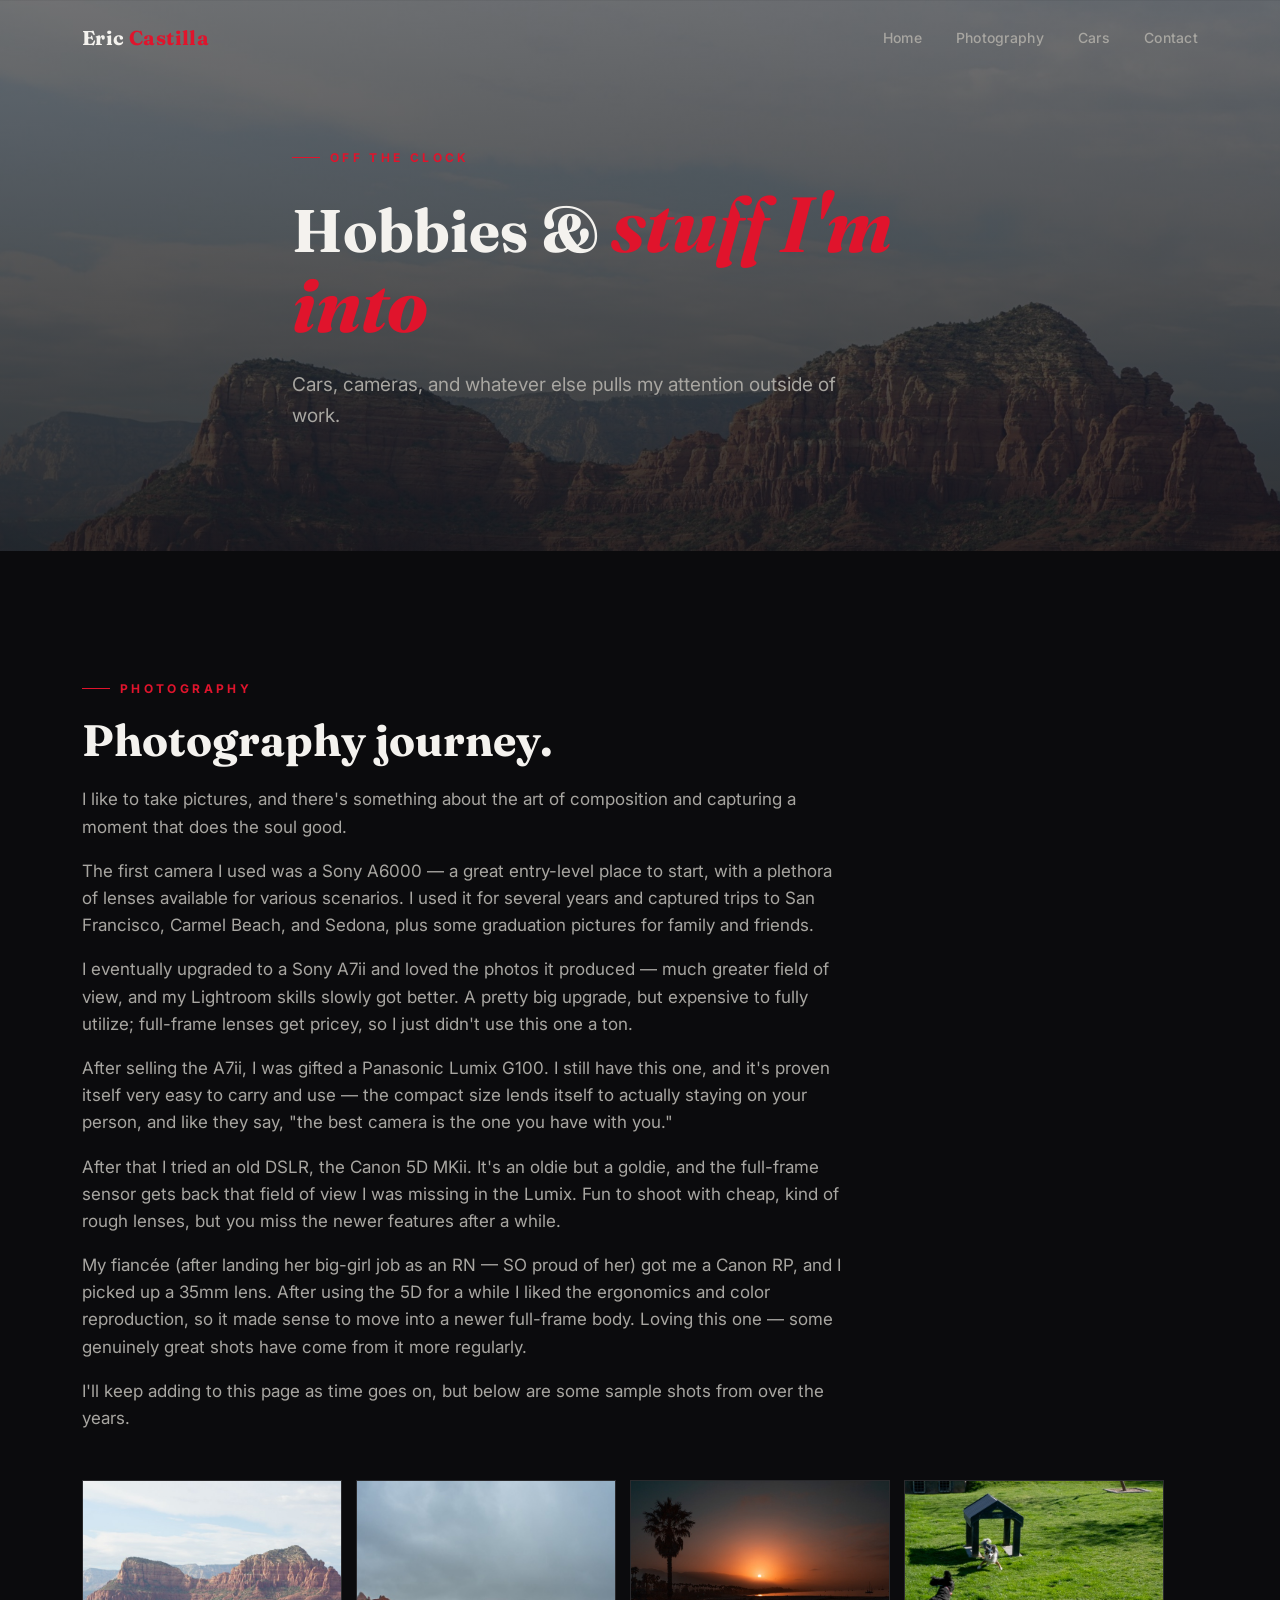
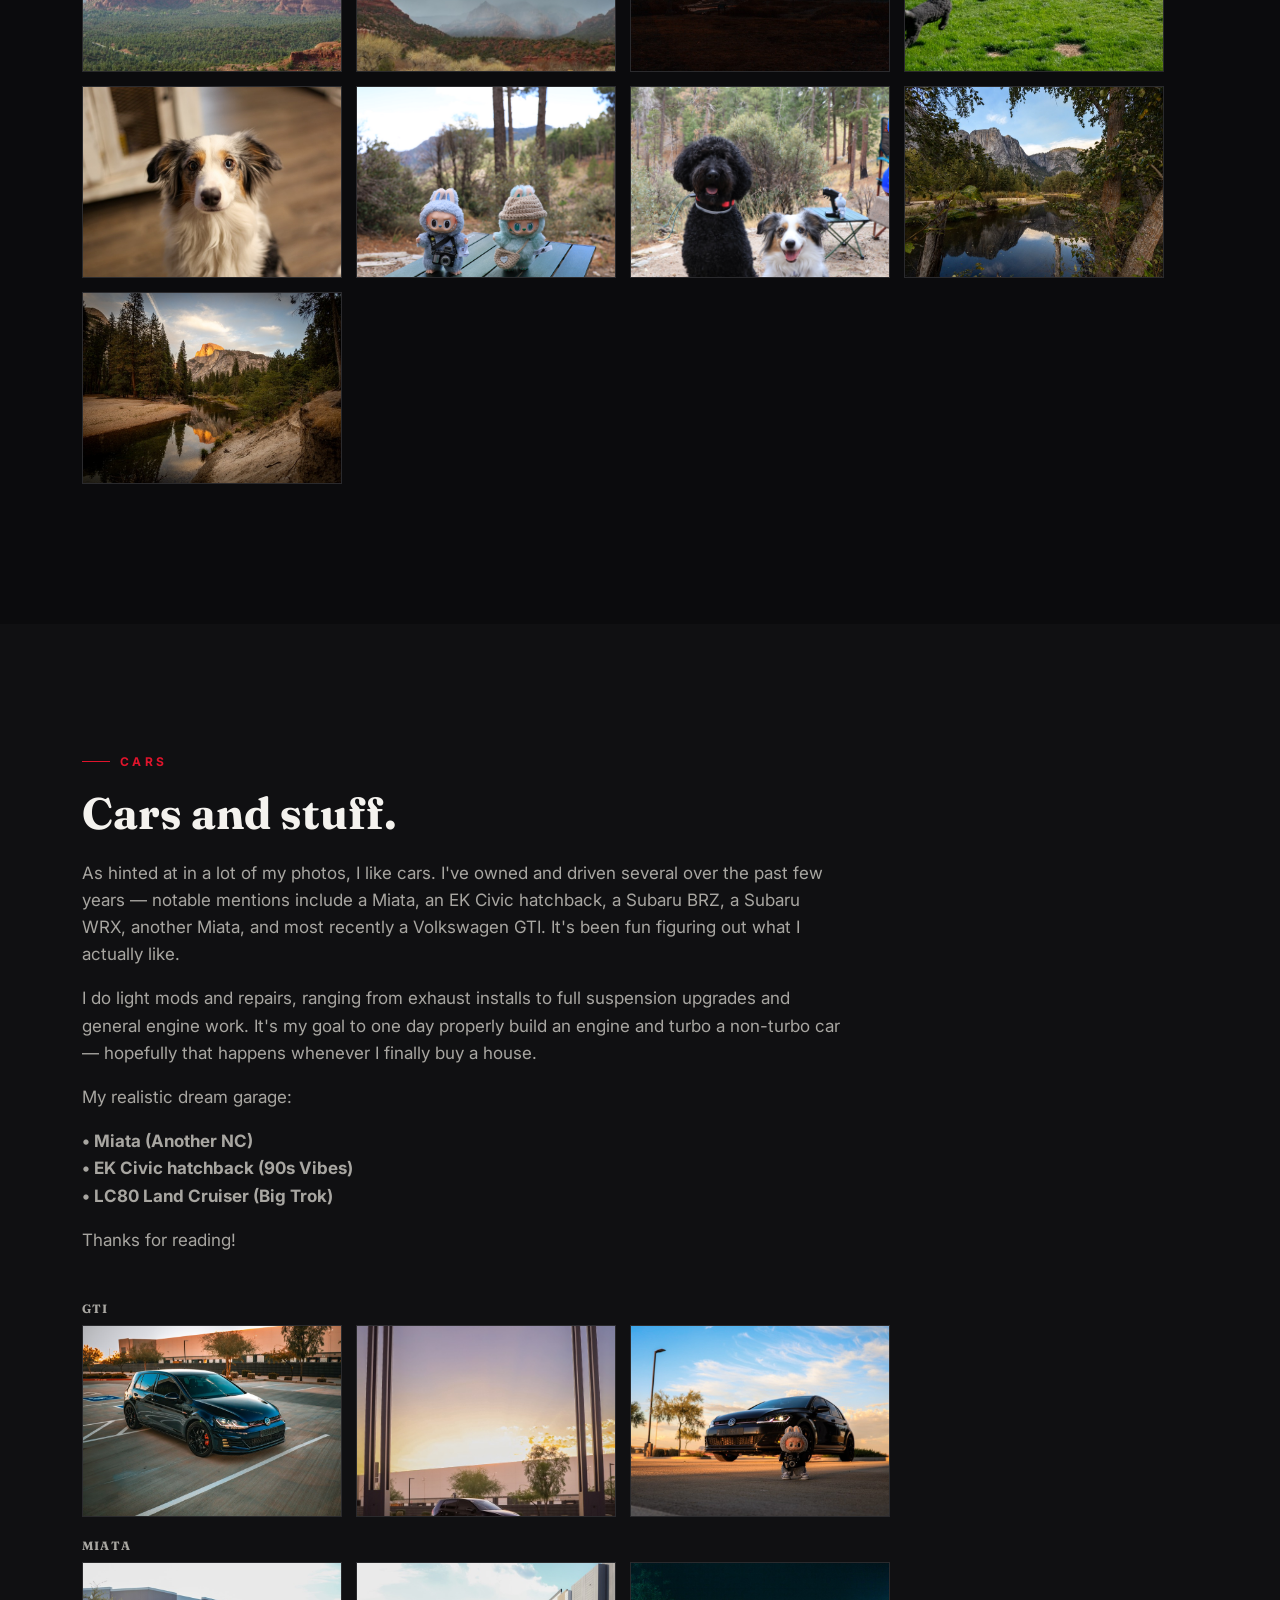
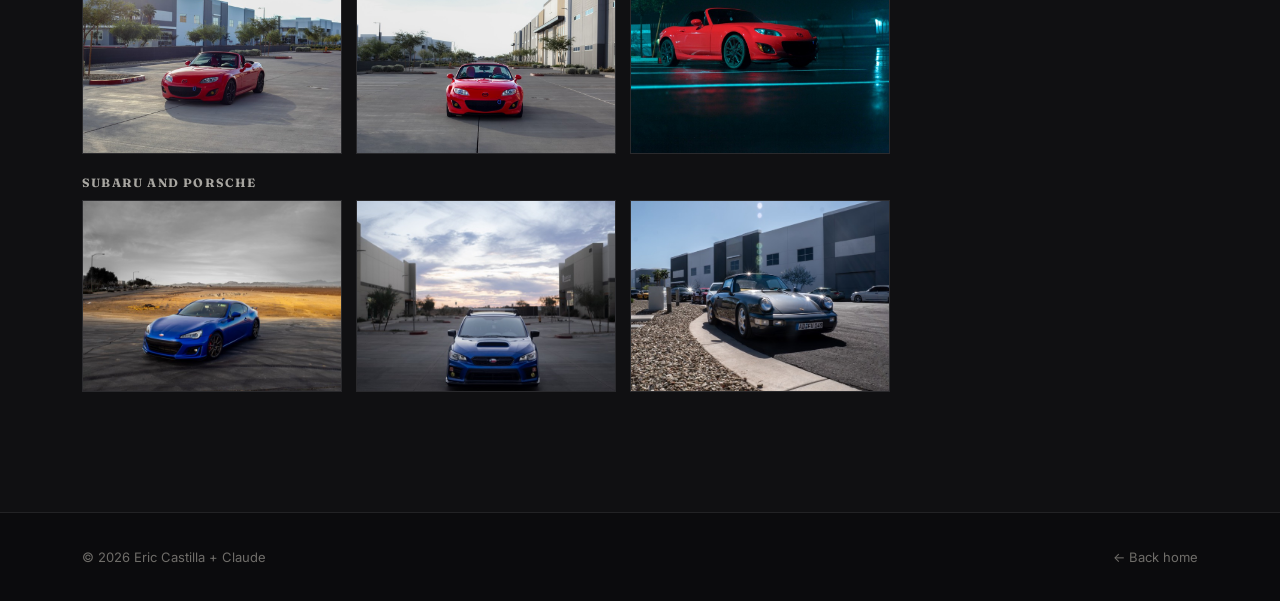
<file: hobbies.html>
<!DOCTYPE html>
<html lang="en">
<head>
<meta charset="UTF-8">
<meta name="viewport" content="width=device-width, initial-scale=1.0">
<title>Hobbies — Eric Castilla</title>
<meta name="description" content="Cars, photography, and everything else Eric Castilla is into outside of work.">
<link rel="stylesheet" href="style.css">
</head>
<body>

<header class="site-nav scrolled">
  <div class="wrap nav-inner">
    <a href="index.html" class="brand">Eric <span>Castilla</span></a>
    <nav class="links">
      <a href="index.html">Home</a>
      <a href="#photography">Photography</a>
      <a href="#cars">Cars</a>
      <a href="index.html#contact">Contact</a>
    </nav>
    <button class="nav-toggle" aria-label="Toggle menu">
      <span></span><span></span><span></span>
    </button>
  </div>
</header>

<section class="hero has-bg" style="min-height:52vh;padding-top:140px;--bg-img:url('images/hobby_pics/sedona-1-web.jpg')">
  <div class="wrap hero-inner reveal in-view">
    <div class="eyebrow">Off the Clock</div>
    <h1 style="font-size:clamp(34px,5vw,60px)">Hobbies &amp; <span class="drop">stuff I'm into</span></h1>
    <p class="sub">Cars, cameras, and whatever else pulls my attention outside of work.</p>
  </div>
</section>

<!-- ============================== PHOTOGRAPHY ============================== -->
<section id="photography" class="section-pad">
  <div class="wrap">
    <div class="eyebrow reveal">Photography</div>
    <h2 class="section-title reveal">Photography journey.</h2>
    <div class="lede reveal" style="max-width:760px">
      <p>I like to take pictures, and there's something about the art of composition and capturing a moment that does the soul good.</p>
      <p>The first camera I used was a Sony A6000 — a great entry-level place to start, with a plethora of lenses available for various scenarios. I used it for several years and captured trips to San Francisco, Carmel Beach, and Sedona, plus some graduation pictures for family and friends.</p>
      <p>I eventually upgraded to a Sony A7ii and loved the photos it produced — much greater field of view, and my Lightroom skills slowly got better. A pretty big upgrade, but expensive to fully utilize; full-frame lenses get pricey, so I just didn't use this one a ton.</p>
      <p>After selling the A7ii, I was gifted a Panasonic Lumix G100. I still have this one, and it's proven itself very easy to carry and use — the compact size lends itself to actually staying on your person, and like they say, "the best camera is the one you have with you."</p>
      <p>After that I tried an old DSLR, the Canon 5D MKii. It's an oldie but a goldie, and the full-frame sensor gets back that field of view I was missing in the Lumix. Fun to shoot with cheap, kind of rough lenses, but you miss the newer features after a while.</p>
      <p>My fiancée (after landing her big-girl job as an RN — SO proud of her) got me a Canon RP, and I picked up a 35mm lens. After using the 5D for a while I liked the ergonomics and color reproduction, so it made sense to move into a newer full-frame body. Loving this one — some genuinely great shots have come from it more regularly.</p>
      <p>I'll keep adding to this page as time goes on, but below are some sample shots from over the years.</p>
    </div>

    <div class="thumb-gallery reveal">
      <a href="images/hobby_pics/sedona-1.jpg" target="_blank" rel="noopener">
        <img src="images/hobby_pics/sedona-1-thumb.jpg" alt="Red rock landscape, Sedona AZ" loading="lazy" decoding="async">
        <span class="thumb-caption">Sedona, AZ - Red Rocks &middot; Sony A6000, 50mm, F4.0, ISO100</span>
      </a>
      <a href="images/_ABC6586.jpg" target="_blank" rel="noopener">
        <img src="images/hobby_pics/_ABC6586-thumb.jpg" alt="Foggy red rock landscape, Sedona AZ" loading="lazy" decoding="async">
        <span class="thumb-caption">Sedona, AZ - Foggy Morning &middot; Sony A6000</span>
      </a>
      <a href="images/hobby_pics/IMG_0867-2.jpg" target="_blank" rel="noopener">
        <img src="images/hobby_pics/IMG_0867-2-thumb.jpg" alt="Sunset over the coast with a palm tree silhouette" loading="lazy" decoding="async">
        <span class="thumb-caption">Santa Barbara, CA - Dreamy Sunset &middot; Canon RP, 35mm, F16.0, ISO200</span>
      </a>
      <a href="images/hobby_pics/dog-park.jpg" target="_blank" rel="noopener">
        <img src="images/hobby_pics/dog-park-thumb.jpg" alt="Two dogs running at a park" loading="lazy" decoding="async">
        <span class="thumb-caption">Dog park - Sunday Funday &middot; Panasonic Lumix G100, 32mm, F10.0, ISO200</span>
      </a>
      <a href="images/hobby_pics/IMG_0014.jpg" target="_blank" rel="noopener">
        <img src="images/hobby_pics/IMG_0014-thumb.jpg" alt="Portrait of a dog named Loki" loading="lazy" decoding="async">
        <span class="thumb-caption">Dog - Loki Serious Face &middot; Panasonic Lumix G100</span>
      </a>
      <a href="images/IMG_0189.JPG" target="_blank" rel="noopener">
        <img src="images/IMG_0189.JPG" alt="Labubu figures" loading="lazy" decoding="async">
        <span class="thumb-caption">Toy Pic - Labubus &middot; Canon RP, 35mm, F8.0, ISO100</span>
      </a>
      <a href="images/IMG_0205.JPG" target="_blank" rel="noopener">
        <img src="images/IMG_0205.JPG" alt="Dogs" loading="lazy" decoding="async">
        <span class="thumb-caption">Dogs - Loki and Maya &middot; Canon RP, 35mm, F11.0, ISO800</span>
      </a>
      <a href="images/hobby_pics/IMG_1075.jpg" target="_blank" rel="noopener">
        <img src="images/hobby_pics/IMG_1075-thumb.jpg" alt="Yosemite, Random Mountain Reflection" loading="lazy" decoding="async">
        <span class="thumb-caption">Yosemite, CA - Mountain River Reflection &middot; Canon RP, 16mm, F5.6, ISO320</span>
      </a>
      <a href="images/hobby_pics/IMG_1100.jpg" target="_blank" rel="noopener">
        <img src="images/hobby_pics/IMG_1100-thumb.jpg" alt="Yosemite, Half Dome" loading="lazy" decoding="async">
        <span class="thumb-caption">Yosemite, CA - Half Dome at Sunset &middot; Canon RP, 16mm, F4.0, ISO400</span>
      </a>
      <!-- Add more shots: drop the file in images/hobby_pics/, generate a small
           copy for `src` (see images/README.md), then copy one of the <a>
           blocks above and update href/src/alt/caption. -->
    </div>
  </div>
</section>

<!-- ============================== CARS ============================== -->
<section id="cars" class="section-pad has-bg" style="--bg-img:url('images/hobby_pics/brz-1-web.jpg')">
  <div class="wrap">
    <div class="eyebrow reveal">Cars</div>
    <h2 class="section-title reveal">Cars and stuff.</h2>
    <div class="lede reveal" style="max-width:760px">
      <p>As hinted at in a lot of my photos, I like cars. I've owned and driven several over the past few years — notable mentions include a Miata, an EK Civic hatchback, a Subaru BRZ, a Subaru WRX, another Miata, and most recently a Volkswagen GTI. It's been fun figuring out what I actually like.</p>
      <p>I do light mods and repairs, ranging from exhaust installs to full suspension upgrades and general engine work. It's my goal to one day properly build an engine and turbo a non-turbo car — hopefully that happens whenever I finally buy a house.</p>
      <p>My realistic dream garage:</p>
      <p><strong>
        &bull; Miata (Another NC)<br>
        &bull; EK Civic hatchback (90s Vibes)<br>
        &bull; LC80 Land Cruiser (Big Trok)<br>
      </strong></p>
      <p>Thanks for reading!</p>
    </div>
    
    <div class="gallery-group reveal">
      <h4 class="gallery-group-label">GTI</h4>
      <div class="thumb-gallery">
        <a href="images/IMG_0355.jpg" target="_blank" rel="noopener">
          <img src="images/IMG_0355-thumb.jpg" alt="Volkswagen GTI, front three-quarter view at dusk" loading="lazy" decoding="async">
          <span class="thumb-caption">GTI &middot; Canon RP, 35mm, F5.0, ISO1000</span>
        </a>
        <a href="images/IMG_0351.jpg" target="_blank" rel="noopener">
          <img src="images/IMG_0351-thumb.jpg" alt="Volkswagen GTI framed between two pillars at sunset" loading="lazy" decoding="async">
          <span class="thumb-caption">GTI &middot; Canon RP, 35mm, F5.6, ISO200</span>
        </a>
        <a href="images/IMG_0345.jpg" target="_blank" rel="noopener">
          <img src="images/IMG_0345-thumb.jpg" alt="Volkswagen GTI at golden hour with a Labubu figure in front" loading="lazy" decoding="async">
          <span class="thumb-caption">GTI &middot; Canon RP, 35mm, F10.0, ISO640</span>
        </a>
      </div>
    </div>

    <div class="gallery-group reveal">
      <h4 class="gallery-group-label">Miata</h4>
      <div class="thumb-gallery">
        <a href="images/hobby_pics/miata-pic-1.jpg" target="_blank" rel="noopener">
          <img src="images/hobby_pics/miata-pic-1-thumb.jpg" alt="Red Mazda Miata, top down" loading="lazy" decoding="async">
          <span class="thumb-caption">Miata &middot; Canon 5D MKii, 50mm, F5.0, ISO160</span>
        </a>
        <a href="images/hobby_pics/miata-pic-2.jpg" target="_blank" rel="noopener">
          <img src="images/hobby_pics/miata-pic-2-thumb.jpg" alt="Red Mazda Miata, straight-on front view" loading="lazy" decoding="async">
          <span class="thumb-caption">Miata &middot; Canon 5D MKii, 50mm, F5.0, ISO160</span>
        </a>
        <a href="images/hobby_pics/IMG_0169.jpg" target="_blank" rel="noopener">
          <img src="images/hobby_pics/IMG_0169-thumb.jpg" alt="Red Mazda Miata at night on wet pavement" loading="lazy" decoding="async">
          <span class="thumb-caption">Miata &middot; night shot</span>
        </a>
      </div>
    </div>

    <div class="gallery-group reveal">
      <h4 class="gallery-group-label">Subaru and Porsche</h4>
      <div class="thumb-gallery">
        <a href="images/hobby_pics/brz-1.jpg" target="_blank" rel="noopener">
          <img src="images/hobby_pics/brz-1-thumb.jpg" alt="Subaru BRZ" loading="lazy" decoding="async">
          <span class="thumb-caption">Subaru BRZ &middot; Sony A7ii, ISO250</span>
        </a>
        <a href="images/_SON7631.jpg" target="_blank" rel="noopener">
          <img src="images/hobby_pics/_SON7631-thumb.jpg" alt="Subaru WRX" loading="lazy" decoding="async">
          <span class="thumb-caption">Subaru WRX &middot; Sony A7ii, ISO320</span>
        </a>
        <a href="images/hobby_pics/porsche_1.jpg" target="_blank" rel="noopener">
          <img src="images/hobby_pics/porsche_1-thumb.jpg" alt="Porsche 911 at a car meet" loading="lazy" decoding="async">
          <span class="thumb-caption">Porsche 911 &middot; car meet</span>
        </a>
      </div>
    </div>

    <!-- Add more car pics: drop the file in images/hobby_pics/, generate a
         small copy for `src` (see images/README.md), then copy one of the
         <a> blocks above into the matching group (or start a new
         .gallery-group for a car that doesn't have one yet). -->
  </div>
</section>

<footer>
  <div class="wrap">
    <span>&copy; <span id="year"></span> Eric Castilla + Claude</span>
    <span><a href="index.html">&larr; Back home</a></span>
  </div>
</footer>

<script src="script.js"></script>
</body>
</html>
</file>
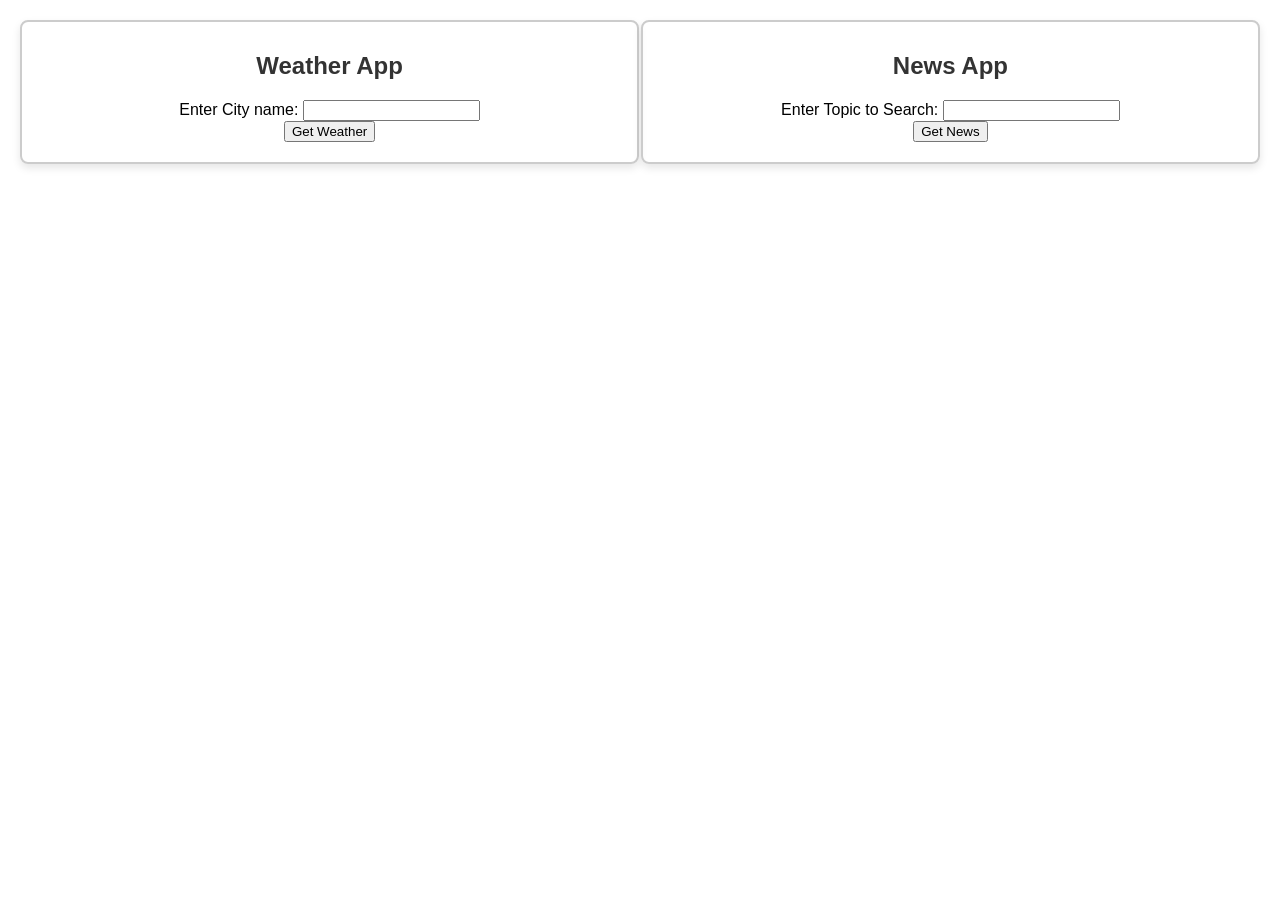
<file: Two_Apps_Display.html>
<!DOCTYPE html>
<html lang="en">
<head>
    <meta charset="UTF-8">
    <meta name="viewport" content="width=device-width, initial-scale=1.0">
    <title>App Showcase</title>
    <style>
        body {
            font-family: Arial, sans-serif;
            text-align: center;
            margin: 20px;
        }

        .appContainer {
            margin-bottom: 30px;
            display: flex; /* Use flexbox to display containers side by side */
            justify-content: space-between; /* Add space between containers */
        }

        .appContainer > div {
            width: 48%; /* Set width for each app container */
            border: 2px solid #ccc;
            padding: 10px;
            border-radius: 8px;
            box-shadow: 0 4px 8px rgba(0, 0, 0, 0.1);
        }

        .appContainer form {
            margin-bottom: 10px;
        }

        .appContainer h2 {
            color: #333;
        }

        #weatherInfo, #NewsInfo {
            text-align: left;
        }

        #weatherInfo p, #NewsInfo p {
            margin: 5px 0;
        }
    </style>
</head>
<body>

    <div class="appContainer">
        <div id="weatherContainer">
            <h2>Weather App</h2>
            <form>
                <label for="location_city">Enter City name:</label>
                <input type="text" id="location_city">
                <br>
                <button type="button" onclick="getWeather()">Get Weather</button>
            </form>
            <div id="weatherInfo"></div>
        </div>

        <div id="NewsAppContainer">
            <h2>News App</h2>
            <form>
                <label for="Searchable_Topic">Enter Topic to Search:</label>
                <input type="text" id="Searchable_Topic">
                <br>
                <button type="button" onclick="getNews()">Get News</button>
            </form>
            <div id="NewsInfo"></div>
        </div>
    </div>

<script>
    // Weather app script (you can add more scripts for other apps)
    function getWeather() {
        var locationCity = document.querySelector('#location_city').value;
        
        var combinedLocation =(locationCity);
    
        fetchWeatherData(combinedLocation);
    }
    
    function fetchWeatherData(location) {
        var api_key = 'dbcbd9d8e0f8d74d0f455ad03377d5cb';
        var geocode_url = `https://api.openweathermap.org/data/2.5/weather?q=${location},US&appid=${api_key}`;
    
        fetch(geocode_url)
            .then(response => {
                if (!response.ok) {
                    throw new Error(`Error getting geocode data. HTTP error! Status: ${response.status}`);
                }
                return response.json();
            })
            .then(geocodeData => {
                console.log('Geocode Data:', geocodeData);
    
                if (geocodeData.coord.lat && geocodeData.coord.lat > 0) {
                    var weather_url = `https://api.openweathermap.org/data/2.5/weather?q=${location},US&appid=${api_key}&units=imperial`;
   
                    return fetch(weather_url);
                } else {
                    throw new Error('No coordinates found for the location.');
                }
            })
            .then(response => {
                if (!response.ok) {
                    throw new Error(`Error fetching weather data. HTTP error! Status: ${response.status}`);
                }
                return response.json();
            })
            .then(data => {
                console.log('Weather Data:', data);
                displayWeatherInfo(data);
            })
            .catch(error => {
                console.error('Error:', error.message);
                displayError(error.message);
            });
    }
    
    function displayError(errorMessage) {
        var weatherInfoDiv = document.getElementById('weatherInfo');
        weatherInfoDiv.innerHTML = `<p>Error: ${errorMessage}</p>`;
    }
    
    function displayWeatherInfo(weatherData) {
        console.log('Displaying Weather Info:', weatherData);
        var weatherInfoDiv = document.getElementById('weatherInfo');
        weatherInfoDiv.innerHTML = '';
    
        if (weatherData) {
            var temperature = weatherData.main.temp;
            var location = weatherData.name + ', ' + weatherData.sys.country;
            var description = weatherData.weather[0].main;
            var feels_like = weatherData.main.feels_like;
            var coordinates = 'Lat: '+ weatherData.coord.lat + ', ' + "Lon: " + weatherData.coord.lon;
    
            var weatherInfoHTML = `
                <h2>Weather Information</h2>
                <p>Location: ${location}</p>
                <p>Coordinates: ${coordinates}</p>
                <p>Temperature: ${temperature} °F</p>
                <p>Feels Like: ${feels_like}</p>
                <p>Description: ${description}</p>
            `;
    
            weatherInfoDiv.innerHTML = weatherInfoHTML;
        } else {
            weatherInfoDiv.innerHTML = '<p>Location not found. Please check your input.</p>';
        }
    }


    // News App Script
    function getNews() {
        var query = document.querySelector('#Searchable_Topic').value;
        getNewDetails(query);
    }
    
    function getNewDetails(query) {
        var api_key = '13ff9dd1a55547f3b44b3e53721e5fc2';
        var today = new Date().toISOString().split('T')[0];
        var news_url = `https://newsapi.org/v2/everything?q=${query}&sortBy=popularity&apiKey=${api_key}`;
    
        fetch(news_url)
            .then(response => {
                if (!response.ok) {
                    throw new Error(`Error getting news data. HTTP error! Status: ${response.status}`);
                }
                return response.json();
            })
            .then(newsData => {
                console.log('News Data:', newsData);
    
                if (newsData.totalResults !== 0) {
                    var relevantArticles = filterRelevantArticles(newsData.articles);
                    displayNewsInfo(relevantArticles);
                } else {
                    throw new Error('No News found.');
                }
            })
            .catch(error => {
                console.error('Error:', error.message);
                displayError(error.message);
            });
    }

    function filterRelevantArticles(articles) {
        // Filter articles for the past week
        var today = new Date();
        var lastWeek = new Date(today);
        lastWeek.setDate(today.getDate() - 7);
    
        return articles.filter(article => {
            var articleDate = new Date(article.publishedAt);
            return articleDate >= lastWeek && articleDate <= today;
        });
    }

    function displayNewsInfo(articles) {
        console.log('Displaying News Info:', articles);
        var newsInfoDiv = document.getElementById('NewsInfo');
        newsInfoDiv.innerHTML = '';
    
        if (articles && articles.length > 0) {
            // Display up to top 10 articles
            articles.slice(0, 10).forEach(article => {
                var title = article.title || 'No Title';
                var description = article.description || 'No Description';
                var url = article.url || '#';
                /* var content = article.content || ''; */
    
                // Trim content to a reasonable length
                /* var trimmedContent = content.length > 200 ? content.substring(0, 200) + '...' : content; */
    
                var articleHTML = `
                    <h2>${title}</h2>
                    <p>${description}</p>
                    <a href="${url}" target="_blank">Read more</a>
                    <hr>
                    `;
                    /* <p>${trimmedContent}</p> */
    
                newsInfoDiv.innerHTML += articleHTML;
            });
        } else {
            newsInfoDiv.innerHTML = '<p>No relevant news articles found for today.</p>';
        }
    }



</script>
</file>
<file: style.css>
/* ==========================================================================
   Eric Castilla — Portfolio
   ========================================================================== */

@import url('https://fonts.googleapis.com/css2?family=Fraunces:ital,opsz,wght@0,9..144,400;0,9..144,600;0,9..144,700;0,9..144,900;1,9..144,500&family=Inter:wght@300;400;500;600;700;800&display=swap');

:root {
  --bg: #0b0b0d;
  --bg-raised: #131316;
  --bg-card: #17171b;
  --text: #f4f2ee;
  --text-dim: #a8a6a1;
  --text-faint: #6f6d69;
  --accent: #e0142c;
  --accent-dim: #8a0e1c;
  --line: rgba(244, 242, 238, 0.1);
  --font-display: 'Fraunces', Georgia, serif;
  --font-body: 'Inter', -apple-system, BlinkMacSystemFont, sans-serif;
  --maxw: 1180px;
  --overlay-dark: linear-gradient(180deg, rgba(8,8,10,0.55) 0%, rgba(8,8,10,0.82) 65%, rgba(8,8,10,0.97) 100%);
  --overlay-band: linear-gradient(90deg, rgba(8,8,10,0.94) 0%, rgba(8,8,10,0.65) 45%, rgba(8,8,10,0.94) 100%);
}

* { box-sizing: border-box; }
html { scroll-behavior: smooth; }

body {
  margin: 0;
  background: var(--bg);
  color: var(--text);
  font-family: var(--font-body);
  font-weight: 400;
  line-height: 1.6;
  -webkit-font-smoothing: antialiased;
}

img { max-width: 100%; display: block; }
a { color: inherit; }

.wrap {
  max-width: var(--maxw);
  margin: 0 auto;
  padding: 0 32px;
}

.eyebrow {
  display: inline-flex;
  align-items: center;
  gap: 10px;
  font-family: var(--font-body);
  font-size: 12px;
  font-weight: 700;
  letter-spacing: 0.28em;
  text-transform: uppercase;
  color: var(--accent);
  margin-bottom: 18px;
}
.eyebrow::before {
  content: '';
  width: 28px;
  height: 1px;
  background: var(--accent);
}

h1, h2, h3, h4 {
  font-family: var(--font-display);
  font-weight: 700;
  line-height: 1.1;
  margin: 0 0 0.5em;
}

.section-title {
  font-size: clamp(28px, 4vw, 44px);
  max-width: 720px;
}

.lede {
  color: var(--text-dim);
  font-size: 17px;
  max-width: 640px;
  margin-bottom: 48px;
}

/* -------------------- Background image utility --------------------
   Set the photo per-element with:  style="--bg-img:url('images/your-photo.jpg')"
   The dark gradient overlay always renders even if the image is missing,
   so nothing looks "broken" until you drop real photos in.
--------------------------------------------------------------------- */
.has-bg {
  position: relative;
  background-color: #101012;
  background-image: var(--overlay-dark), var(--bg-img, none);
  background-size: cover;
  background-position: center;
  background-repeat: no-repeat;
  background-attachment: fixed;
}
@media (max-width: 900px) {
  .has-bg { background-attachment: scroll; }
}

/* -------------------------------- Nav -------------------------------- */
header.site-nav {
  position: fixed;
  top: 0; left: 0; right: 0;
  z-index: 100;
  padding: 22px 0;
  transition: background-color .3s ease, padding .3s ease, border-color .3s ease;
  border-bottom: 1px solid transparent;
}
header.site-nav.scrolled {
  background-color: rgba(11,11,13,0.86);
  backdrop-filter: blur(10px);
  padding: 14px 0;
  border-bottom: 1px solid var(--line);
}
.nav-inner {
  display: flex;
  align-items: center;
  justify-content: space-between;
}
.brand {
  font-family: var(--font-display);
  font-weight: 700;
  font-size: 20px;
  letter-spacing: 0.02em;
  text-decoration: none;
  color: var(--text);
}
.brand span { color: var(--accent); }

nav.links {
  display: flex;
  gap: 34px;
  list-style: none;
  margin: 0; padding: 0;
}
nav.links a {
  text-decoration: none;
  color: var(--text-dim);
  font-size: 14px;
  font-weight: 500;
  letter-spacing: 0.02em;
  transition: color .2s ease;
}
nav.links a:hover { color: var(--text); }

.nav-toggle {
  display: none;
  flex-direction: column;
  gap: 5px;
  background: none;
  border: none;
  cursor: pointer;
  padding: 6px;
}
.nav-toggle span {
  width: 24px; height: 2px;
  background: var(--text);
  display: block;
}

@media (max-width: 780px) {
  nav.links {
    position: fixed;
    top: 0; right: 0;
    height: 100vh;
    width: 76%;
    max-width: 320px;
    background: var(--bg-raised);
    flex-direction: column;
    justify-content: center;
    align-items: flex-start;
    padding: 40px;
    gap: 26px;
    transform: translateX(100%);
    transition: transform .35s ease;
    border-left: 1px solid var(--line);
  }
  nav.links.open { transform: translateX(0); }
  nav.links a { font-size: 18px; }
  .nav-toggle { display: flex; }
}

/* -------------------------------- Buttons -------------------------------- */
.btn {
  display: inline-flex;
  align-items: center;
  gap: 10px;
  padding: 14px 28px;
  font-family: var(--font-body);
  font-size: 13px;
  font-weight: 700;
  letter-spacing: 0.14em;
  text-transform: uppercase;
  text-decoration: none;
  border: 1px solid var(--text);
  color: var(--text);
  background: transparent;
  transition: background-color .2s ease, color .2s ease, border-color .2s ease;
  cursor: pointer;
}
.btn:hover { background: var(--text); color: var(--bg); }
.btn-primary {
  background: var(--accent);
  border-color: var(--accent);
  color: #fff;
}
.btn-primary:hover { background: transparent; color: var(--accent); }

/* -------------------------------- Hero -------------------------------- */
.hero {
  min-height: 100vh;
  display: flex;
  align-items: center;
  padding-top: 110px;
  padding-bottom: 80px;
}
.hero-inner { max-width: 760px; }
.hero-kicker {
  font-size: 13px;
  font-weight: 700;
  letter-spacing: 0.3em;
  text-transform: uppercase;
  color: var(--text-dim);
  margin-bottom: 26px;
}
.hero h1 {
  font-size: clamp(42px, 7vw, 84px);
  line-height: 1.02;
  margin-bottom: 26px;
}
.hero h1 .drop {
  font-size: 1.3em;
  color: var(--accent);
  font-style: italic;
}
.hero p.sub {
  font-size: clamp(16px, 1.8vw, 19px);
  color: var(--text-dim);
  max-width: 560px;
  margin-bottom: 40px;
}
.hero-actions { display: flex; gap: 16px; flex-wrap: wrap; }

.scroll-cue {
  position: absolute;
  bottom: 34px;
  left: 50%;
  transform: translateX(-50%);
  font-size: 11px;
  letter-spacing: 0.2em;
  text-transform: uppercase;
  color: var(--text-faint);
  display: flex;
  flex-direction: column;
  align-items: center;
  gap: 10px;
}
.scroll-cue::after {
  content: '';
  width: 1px; height: 40px;
  background: linear-gradient(var(--text-faint), transparent);
  animation: scrollpulse 2s ease-in-out infinite;
}
@keyframes scrollpulse {
  0% { opacity: .2; }
  50% { opacity: 1; }
  100% { opacity: .2; }
}

/* -------------------------------- Sections -------------------------------- */
section { position: relative; }
.section-pad { padding: 120px 0; }

.reveal {
  opacity: 0;
  transform: translateY(28px);
  transition: opacity .7s ease, transform .7s ease;
}
.reveal.in-view { opacity: 1; transform: translateY(0); }

/* ---------------------------- About / Timeline ---------------------------- */
.about-grid {
  display: grid;
  grid-template-columns: 0.9fr 1.1fr;
  gap: 64px;
}
@media (max-width: 860px) {
  .about-grid { grid-template-columns: 1fr; }
}
.about-copy p { color: var(--text-dim); margin-bottom: 18px; }
.about-copy strong { color: var(--text); }

.timeline { border-left: 1px solid var(--line); padding-left: 32px; display: flex; flex-direction: column; gap: 40px; }
.timeline-item { position: relative; }
.timeline-item::before {
  content: '';
  position: absolute;
  left: -37.5px;
  top: 4px;
  width: 9px; height: 9px;
  border-radius: 50%;
  background: var(--accent);
  box-shadow: 0 0 0 4px var(--bg-raised);
}
.timeline-item .tl-role { font-family: var(--font-display); font-size: 20px; margin-bottom: 4px; }
.timeline-item .tl-meta { font-size: 12px; letter-spacing: 0.12em; text-transform: uppercase; color: var(--accent); margin-bottom: 10px; }
.timeline-item p { color: var(--text-dim); font-size: 15px; margin: 0; }

/* ------------------------------ Divider band ------------------------------ */
.divider-band {
  height: 46vh;
  min-height: 320px;
  display: flex;
  align-items: center;
  justify-content: center;
  text-align: center;
}
.divider-band blockquote {
  font-family: var(--font-display);
  font-style: italic;
  font-weight: 500;
  font-size: clamp(22px, 3.4vw, 38px);
  max-width: 820px;
  margin: 0 auto;
  padding: 0 24px;
  color: var(--text);
}
.divider-band cite {
  display: block;
  margin-top: 20px;
  font-style: normal;
  font-family: var(--font-body);
  font-size: 12px;
  letter-spacing: 0.2em;
  text-transform: uppercase;
  color: var(--text-dim);
}

/* ------------------------------ Filter tabs ------------------------------ */
.filter-bar {
  display: flex;
  flex-wrap: wrap;
  gap: 10px;
  margin-bottom: 44px;
}
.filter-btn {
  font-family: var(--font-body);
  font-size: 12px;
  font-weight: 600;
  letter-spacing: 0.08em;
  text-transform: uppercase;
  color: var(--text-dim);
  background: transparent;
  border: 1px solid var(--line);
  padding: 9px 18px;
  cursor: pointer;
  transition: all .2s ease;
}
.filter-btn:hover { color: var(--text); border-color: var(--text-dim); }
.filter-btn.active { color: #fff; background: var(--accent); border-color: var(--accent); }

/* ------------------------------ Project grid ------------------------------ */
.project-grid {
  display: grid;
  grid-template-columns: repeat(auto-fill, minmax(320px, 1fr));
  gap: 26px;
}

.card {
  background: var(--bg-card);
  border: 1px solid var(--line);
  display: flex;
  flex-direction: column;
  transition: transform .25s ease, border-color .25s ease;
}
.card:hover { transform: translateY(-4px); border-color: rgba(224,20,44,0.5); }

.card-media {
  height: 170px;
  background-color: #1c1c20;
  background-image: linear-gradient(160deg, rgba(224,20,44,0.18), rgba(0,0,0,0.05)), var(--bg-img, none);
  background-size: cover;
  background-position: center;
  display: flex;
  align-items: flex-end;
  padding: 14px 16px;
}
a.card-media { text-decoration: none; color: inherit; cursor: zoom-in; }
.card-tag {
  font-size: 10px;
  font-weight: 700;
  letter-spacing: 0.12em;
  text-transform: uppercase;
  background: rgba(11,11,13,0.75);
  color: var(--text);
  padding: 5px 10px;
  border: 1px solid var(--line);
}

.card-body { padding: 22px; display: flex; flex-direction: column; gap: 10px; flex: 1; }
.card-status { font-size: 11px; letter-spacing: 0.1em; text-transform: uppercase; color: var(--accent); font-weight: 700; }
.card h3 { font-size: 19px; margin: 0; }
.card-summary { color: var(--text-dim); font-size: 14px; margin: 0; }

.card details { margin-top: 6px; border-top: 1px solid var(--line); padding-top: 10px; }
.card summary {
  cursor: pointer;
  font-size: 12px;
  font-weight: 700;
  letter-spacing: 0.08em;
  text-transform: uppercase;
  color: var(--text);
  list-style: none;
}
.card summary::-webkit-details-marker { display: none; }
.card summary::after { content: '+'; float: right; }
.card details[open] summary::after { content: '−'; }
.card details p { color: var(--text-dim); font-size: 14px; margin: 12px 0 0; }

.card-tools { display: flex; flex-wrap: wrap; gap: 6px; margin-top: auto; padding-top: 12px; }
.pill {
  font-size: 11px;
  color: var(--text-dim);
  border: 1px solid var(--line);
  padding: 4px 10px;
  border-radius: 100px;
}

.more-note {
  margin-top: 40px;
  padding: 20px 24px;
  border: 1px dashed var(--line);
  color: var(--text-dim);
  font-size: 14px;
}
.more-note strong { color: var(--text); }

/* ------------------------------ Skills ------------------------------ */
.skills-grid {
  display: grid;
  grid-template-columns: repeat(auto-fit, minmax(240px, 1fr));
  gap: 36px;
}
.skill-group h4 {
  font-size: 13px;
  letter-spacing: 0.14em;
  text-transform: uppercase;
  color: var(--accent);
  margin-bottom: 16px;
}
.skill-group .pill { margin: 0 8px 8px 0; display: inline-block; }

/* ------------------------------ Personal projects (embeds) ------------------------------ */
.embed-block {
  background: var(--bg-card);
  border: 1px solid var(--line);
  padding: 32px;
  margin-bottom: 26px;
}
.embed-block h3 { margin-bottom: 6px; }
.embed-block .embed-meta { color: var(--text-dim); font-size: 14px; margin-bottom: 20px; }
.embed-block .embed-frame { margin-bottom: 20px; }
.embed-block p { color: var(--text-dim); font-size: 14.5px; }
.embed-block a.case-link {
  color: var(--accent);
  text-decoration: none;
  font-weight: 600;
  font-size: 13px;
  letter-spacing: 0.04em;
  text-transform: uppercase;
}
.image-gallery img { max-width: 100%; border: 1px solid var(--line); }

.embed-frame video {
  width: 100%;
  display: block;
  border: 1px solid var(--line);
  background: #000;
}

/* Click-to-enlarge thumbnail wall (CAD renders, hobby photos, etc).
   Flexbox (not grid) on purpose: a grid's 1fr columns stretch a lone
   leftover item on the last row to fill the whole row width, which
   reads as a jagged, broken layout when a gallery's image count isn't
   a clean multiple of the column count. Flex items grow evenly up to
   --thumb-max instead, so a remainder row never looks oversized.
   To add more images: drop a file in the relevant images/ folder,
   generate a small copy for `src` (see images/README.md), and copy
   one of the existing <a> blocks in the markup. */
.thumb-gallery {
  --thumb-max: 260px;
  display: flex;
  flex-wrap: wrap;
  gap: 14px;
  margin: 20px 0;
}
.thumb-gallery a {
  position: relative;
  display: block;
  overflow: hidden;
  border: 1px solid var(--line);
  background: var(--bg-raised);
  flex: 1 1 220px;
  max-width: var(--thumb-max);
}
.thumb-gallery img {
  width: 100%;
  height: 190px;
  object-fit: cover;
  display: block;
  transition: transform .18s ease-out;
}
.thumb-gallery a:hover img,
.thumb-gallery a:focus-visible img { transform: scale(1.045); }
.thumb-gallery .thumb-caption {
  position: absolute;
  inset: auto 0 0 0;
  padding: 8px 10px;
  font-size: 11px;
  font-weight: 600;
  letter-spacing: 0.04em;
  color: var(--text);
  background: linear-gradient(180deg, rgba(0,0,0,0) 0%, rgba(0,0,0,0.85) 100%);
  opacity: 0;
  transform: translateY(4px);
  transition: opacity .12s ease-out, transform .12s ease-out;
}
.thumb-gallery a:hover .thumb-caption,
.thumb-gallery a:focus-visible .thumb-caption { opacity: 1; transform: translateY(0); }

/* Groups a gallery's images by subject (e.g. one car model per group)
   instead of one flat wall — a small label per cluster reads as
   curated rather than a padded dump of near-duplicate shots. */
.gallery-group { margin-bottom: 22px; }
.gallery-group:last-child { margin-bottom: 0; }
.gallery-group-label {
  font-size: 12px;
  font-weight: 700;
  letter-spacing: 0.1em;
  text-transform: uppercase;
  color: var(--text-dim);
  margin: 0 0 10px;
}
.gallery-group .thumb-gallery { margin: 0; }

/* ------------------------------ Contact / Footer ------------------------------ */
.contact-inner { text-align: center; max-width: 640px; margin: 0 auto; }
.contact-inner .section-title { margin-left: auto; margin-right: auto; }
.contact-links { display: flex; justify-content: center; gap: 18px; flex-wrap: wrap; margin-top: 36px; }

footer {
  border-top: 1px solid var(--line);
  padding: 34px 0;
  font-size: 13px;
  color: var(--text-faint);
}
footer .wrap { display: flex; justify-content: space-between; flex-wrap: wrap; gap: 12px; }
footer a { color: var(--text-faint); text-decoration: none; }
footer a:hover { color: var(--text-dim); }

@media (max-width: 600px) {
  .wrap { padding: 0 20px; }
  .section-pad { padding: 84px 0; }
}
</file>
